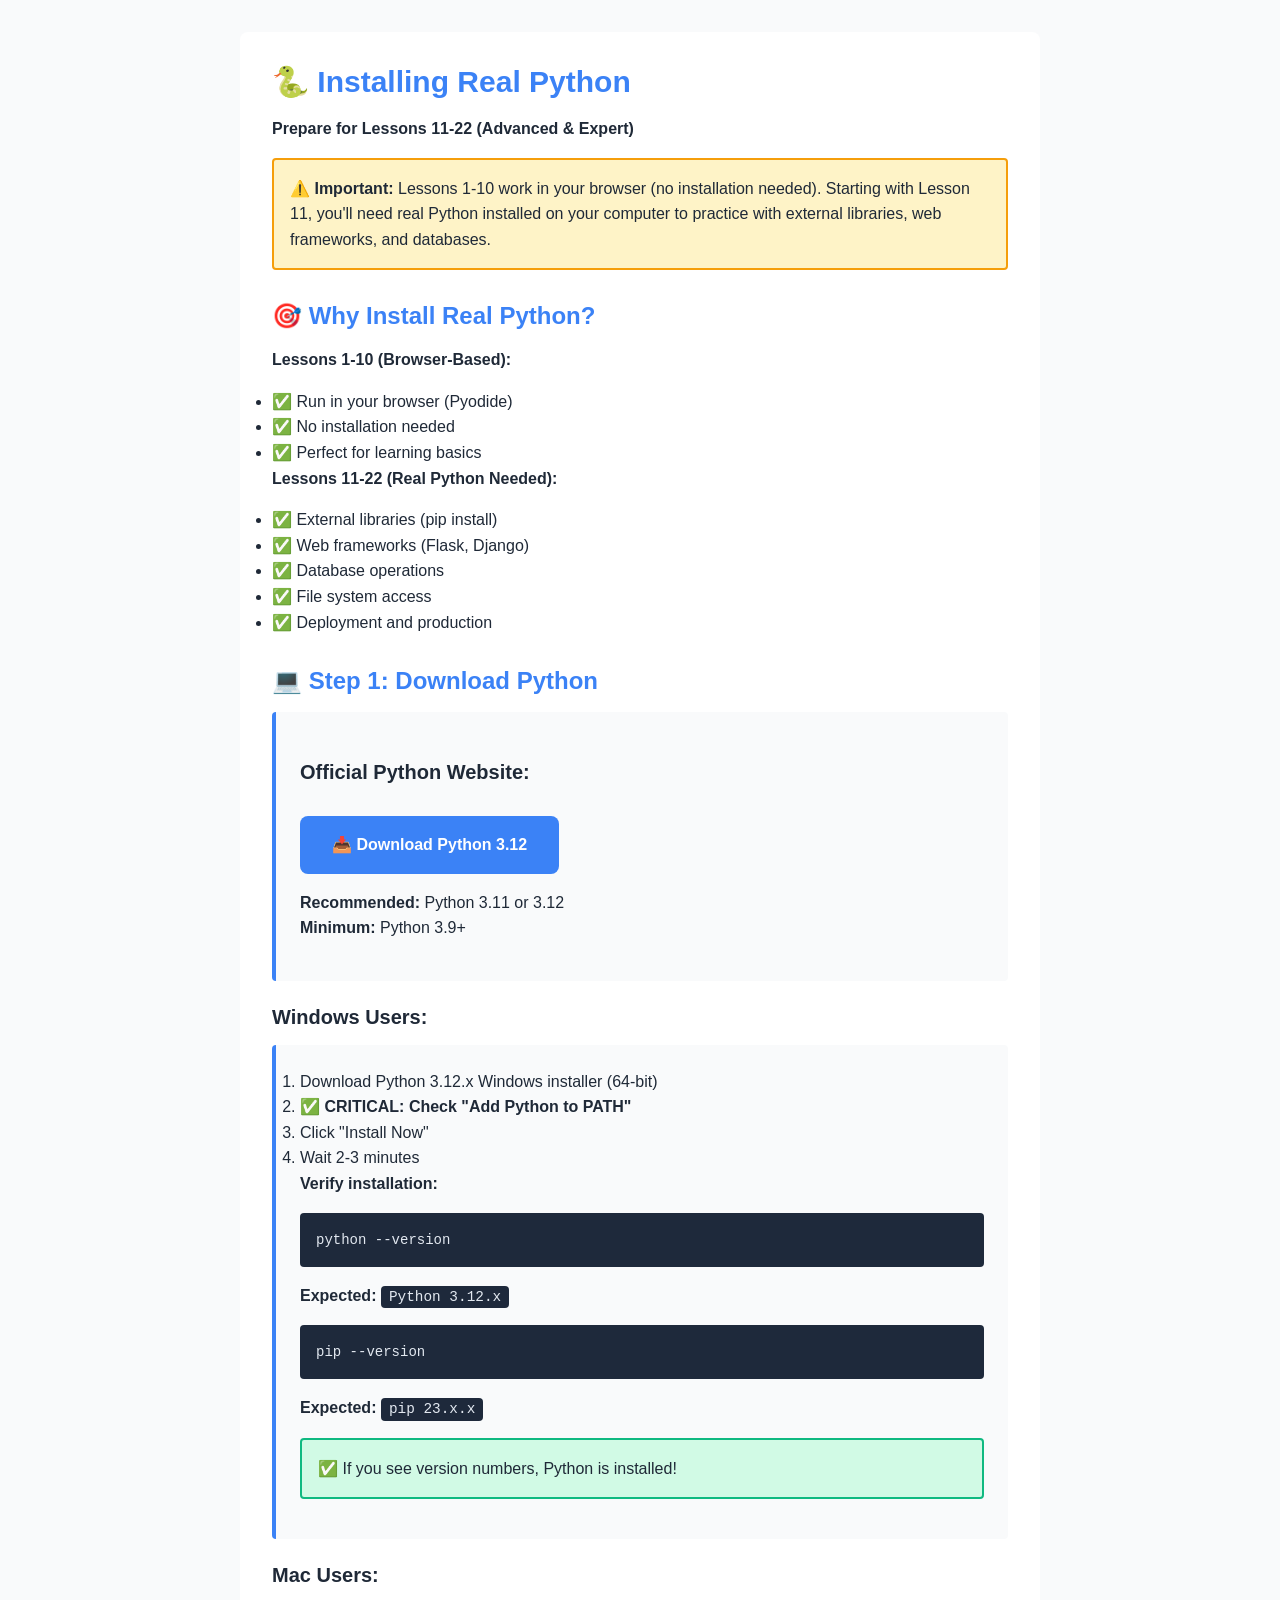
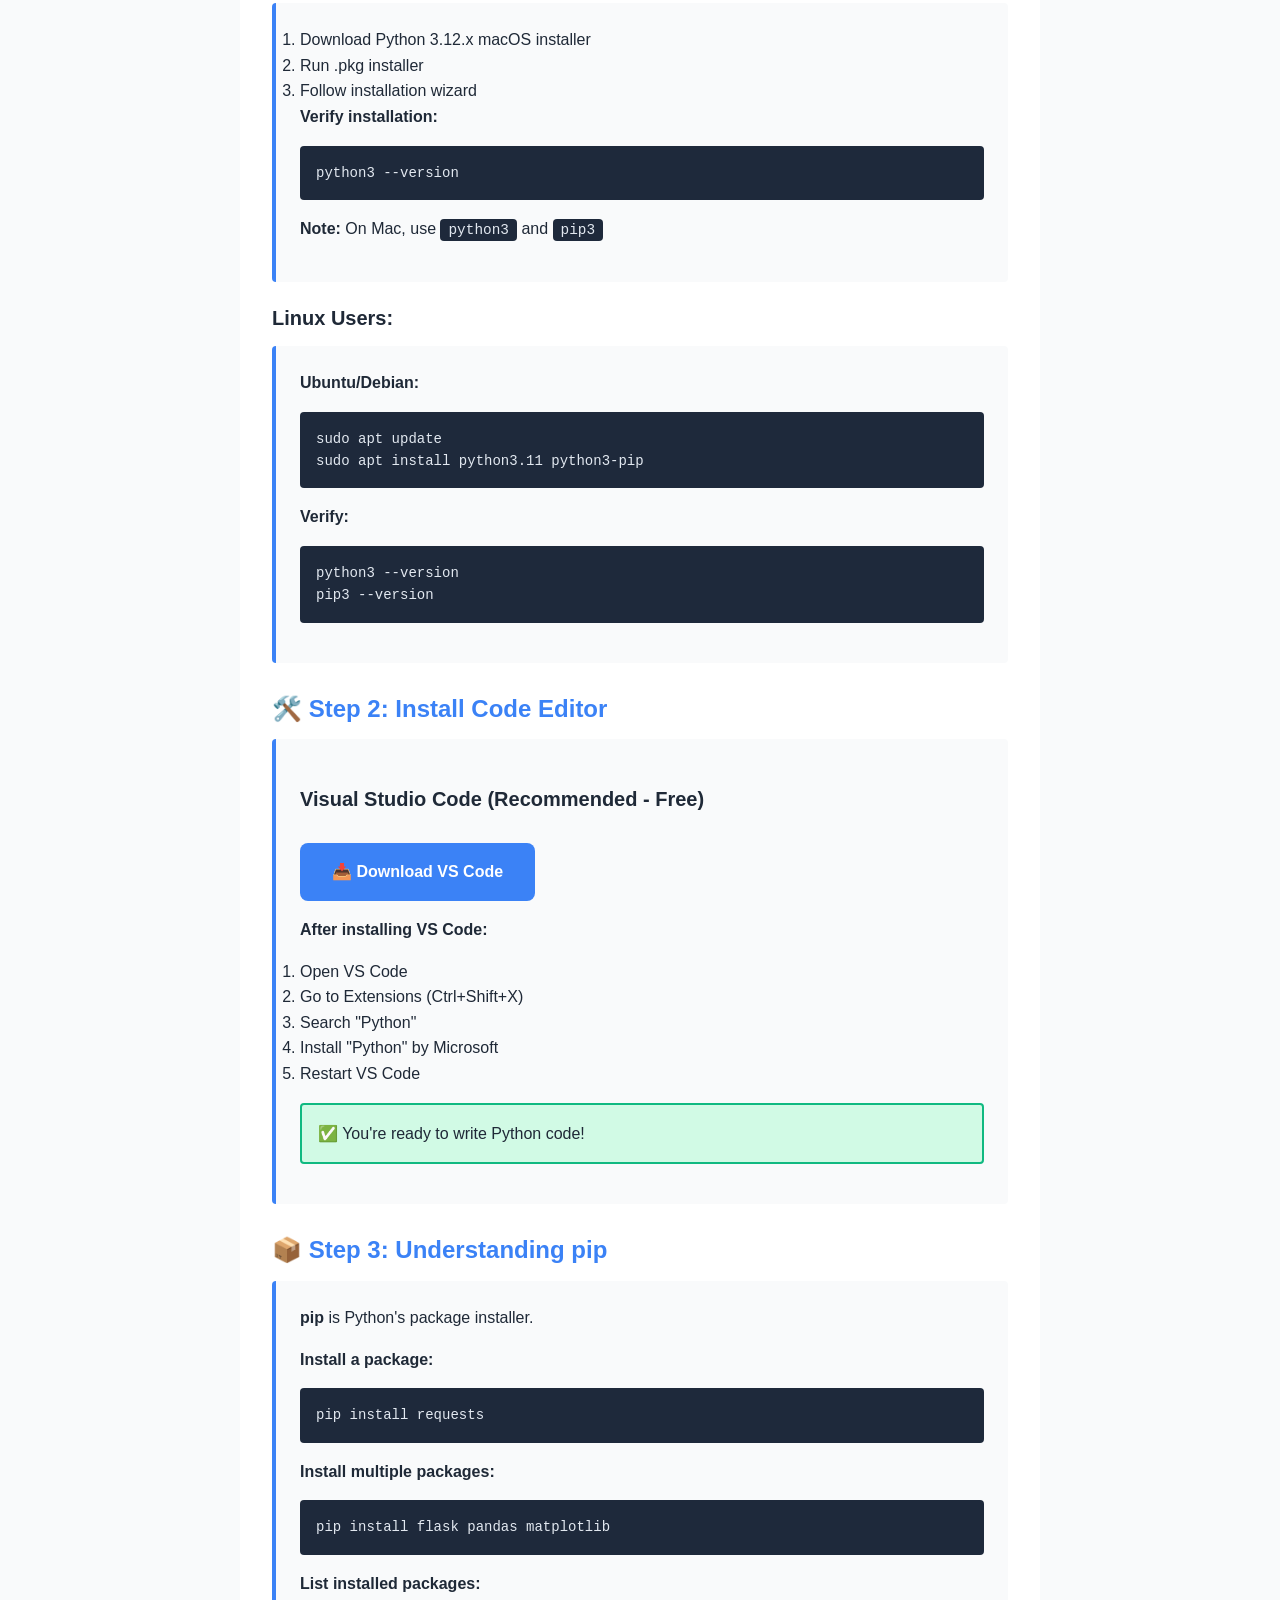
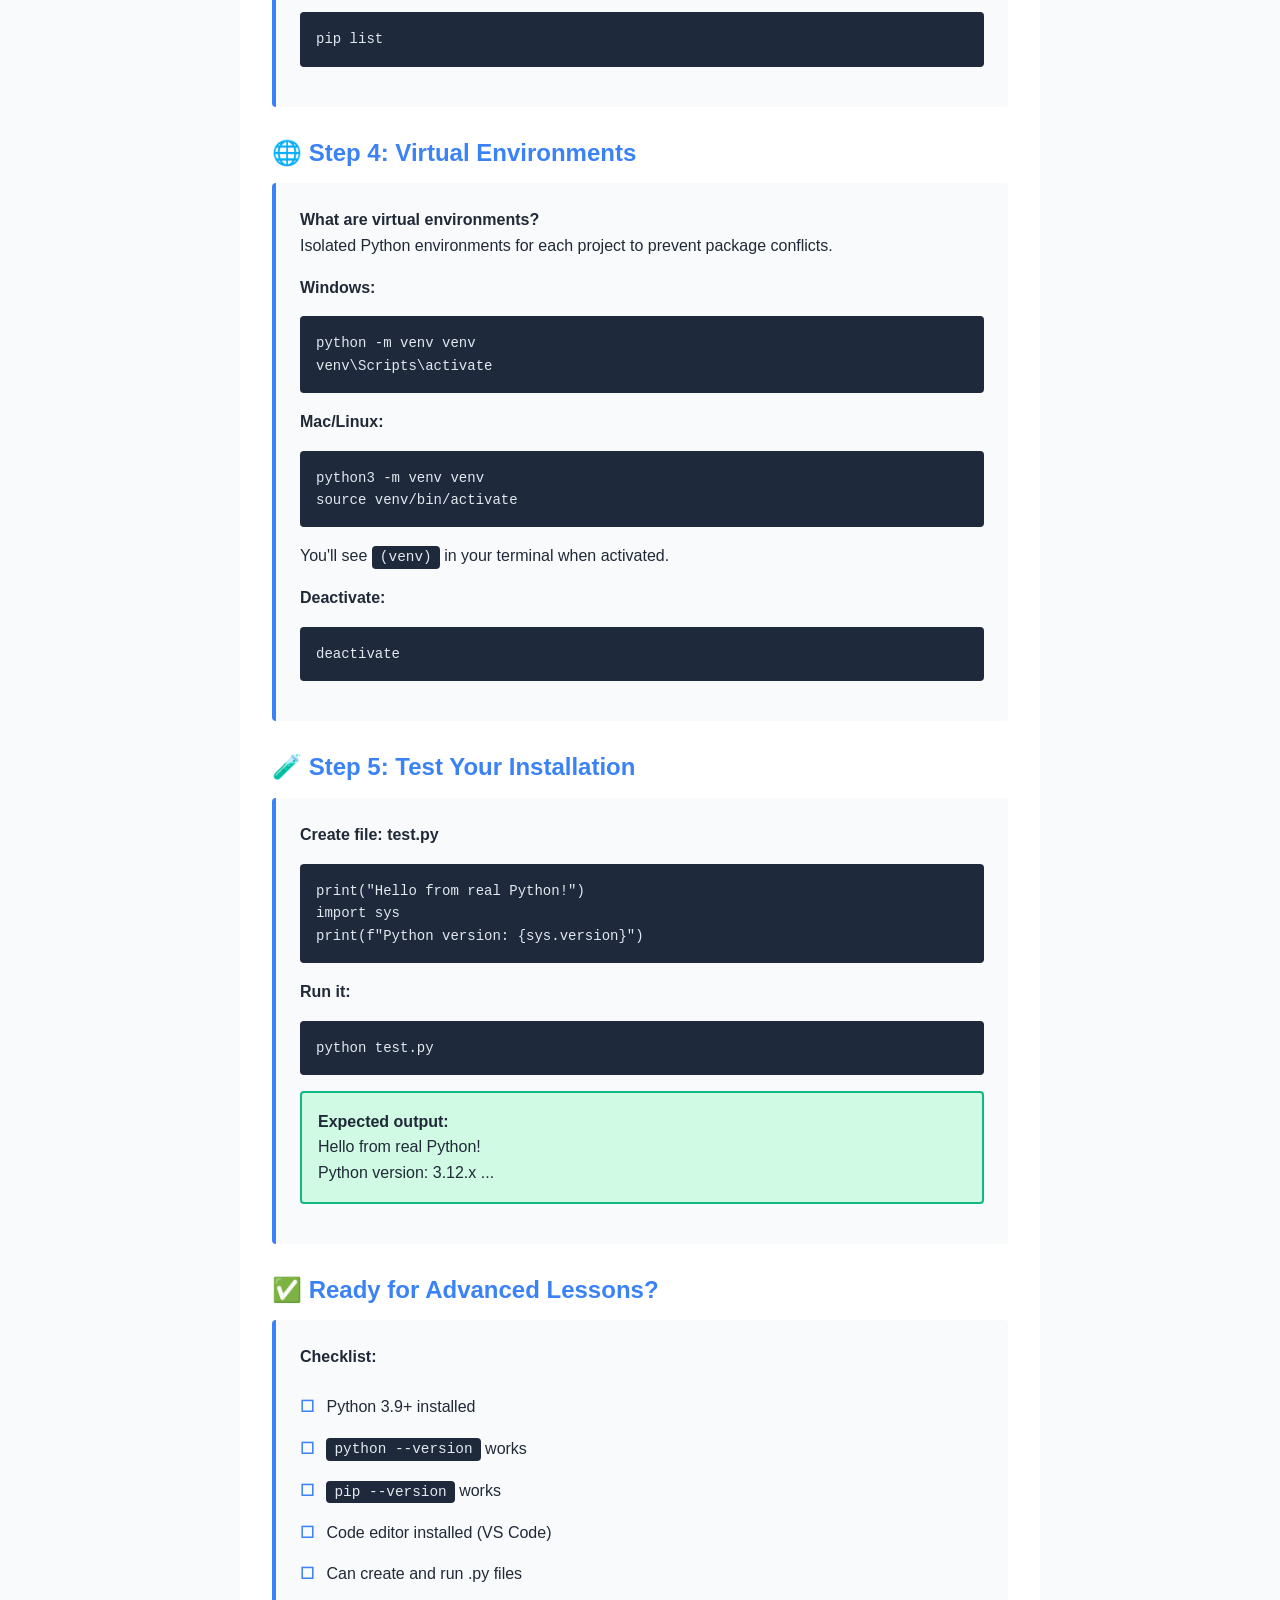
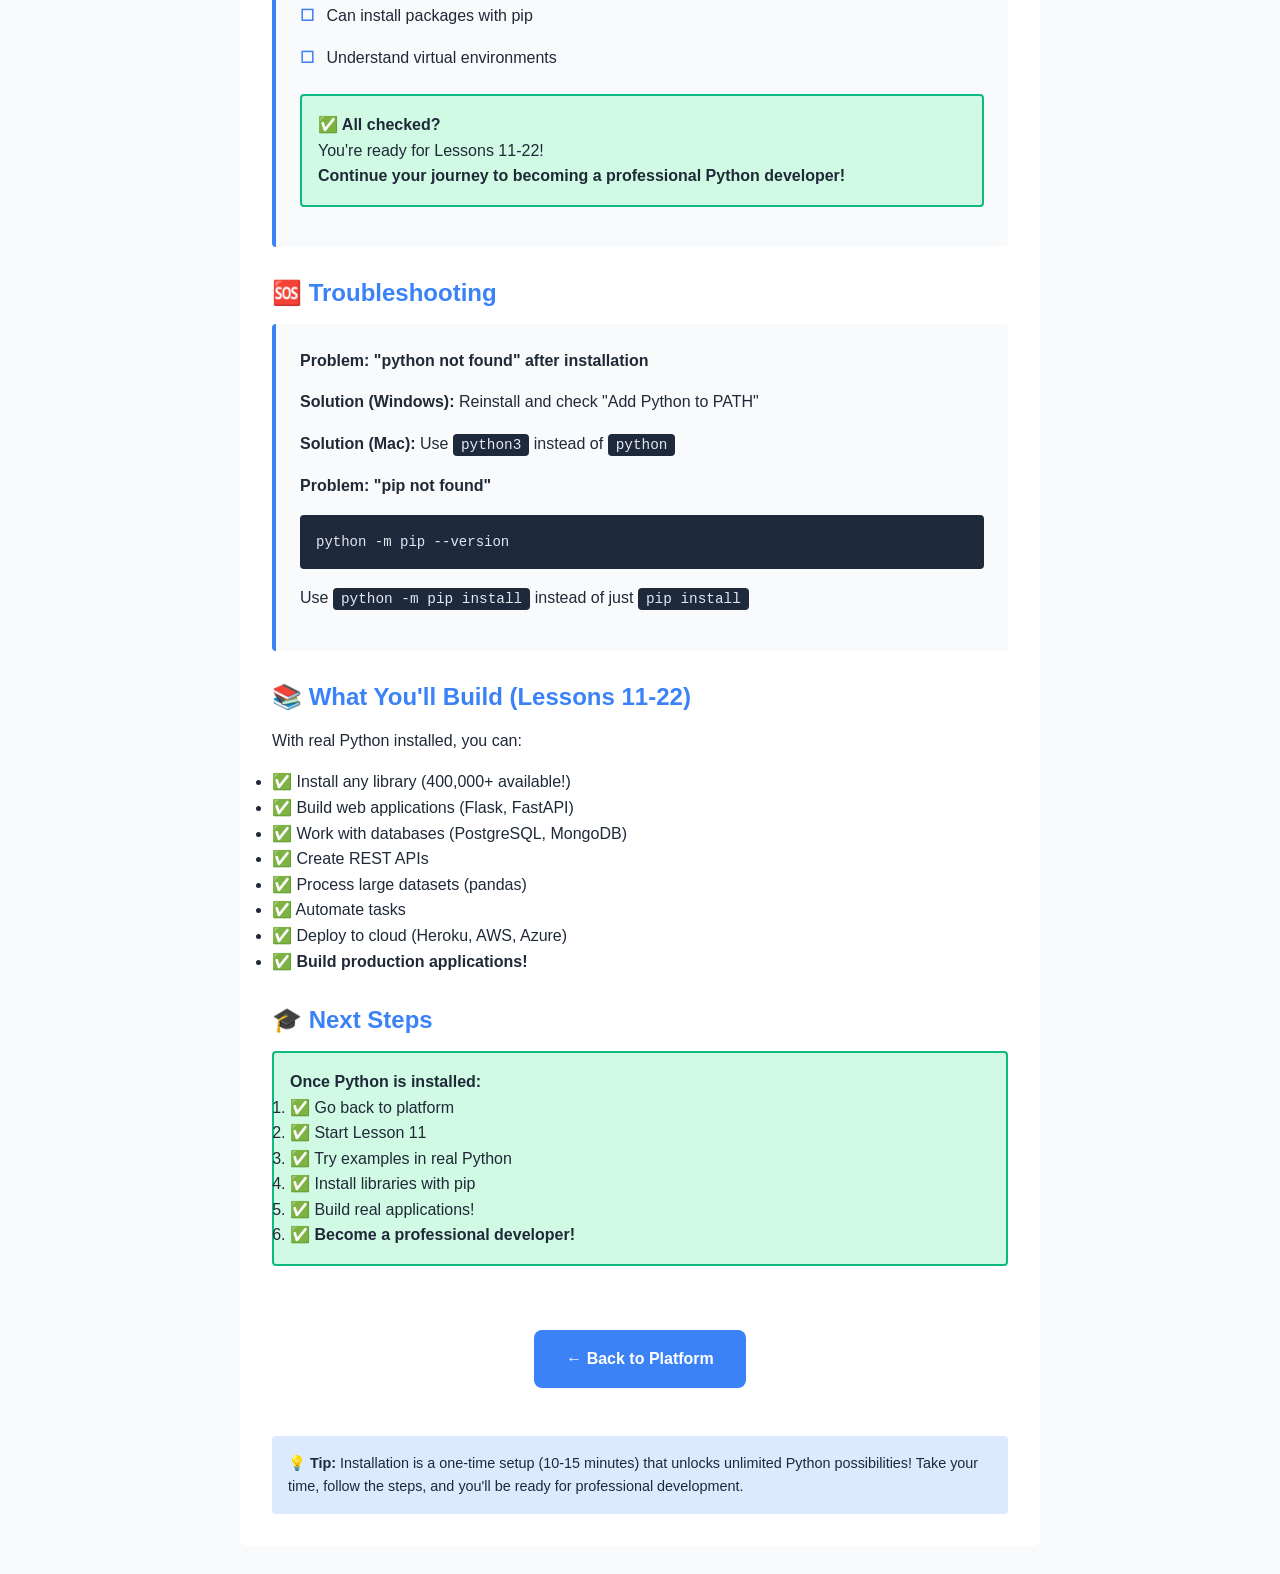
<file: install-python.html>
<!DOCTYPE html>
<html lang="en">
<head>
  <meta charset="UTF-8">
  <meta name="viewport" content="width=device-width, initial-scale=1.0">
  <title>Install Real Python - Python AI Tutor</title>
  <link rel="stylesheet" href="css/styles.css">
  <style>
    .install-guide {
      max-width: 800px;
      margin: 2rem auto;
      padding: 2rem;
      background: white;
      border-radius: 8px;
    }
    .install-guide h1 {
      color: #3b82f6;
      margin-bottom: 1rem;
    }
    .install-guide h2 {
      color: #3b82f6;
      margin-top: 2rem;
      margin-bottom: 1rem;
    }
    .install-guide h3 {
      color: #1f2937;
      margin-top: 1.5rem;
    }
    .install-step {
      background: #f9fafb;
      padding: 1.5rem;
      border-left: 4px solid #3b82f6;
      margin: 1rem 0;
      border-radius: 4px;
    }
    .important-box {
      background: #fef3c7;
      border: 2px solid #f59e0b;
      padding: 1rem;
      border-radius: 4px;
      margin: 1rem 0;
    }
    .success-box {
      background: #d1fae5;
      border: 2px solid #10b981;
      padding: 1rem;
      border-radius: 4px;
      margin: 1rem 0;
    }
    .download-button {
      display: inline-block;
      background: #3b82f6;
      color: white;
      padding: 1rem 2rem;
      border-radius: 8px;
      text-decoration: none;
      font-weight: bold;
      margin: 1rem 0;
    }
    .download-button:hover {
      background: #2563eb;
    }
    code {
      background: #1e293b;
      color: #e2e8f0;
      padding: 0.2rem 0.5rem;
      border-radius: 4px;
      font-family: 'Consolas', monospace;
    }
    pre {
      background: #1e293b;
      color: #e2e8f0;
      padding: 1rem;
      border-radius: 4px;
      overflow-x: auto;
      margin: 1rem 0;
    }
    .checklist {
      list-style: none;
      padding-left: 0;
    }
    .checklist li {
      padding: 0.5rem 0;
    }
    .checklist li:before {
      content: "☐ ";
      color: #3b82f6;
      font-weight: bold;
      margin-right: 0.5rem;
    }
  </style>
</head>
<body>
  <div class="install-guide">
    <h1>🐍 Installing Real Python</h1>
    <p><strong>Prepare for Lessons 11-22 (Advanced & Expert)</strong></p>
    
    <div class="important-box">
      <strong>⚠️ Important:</strong> Lessons 1-10 work in your browser (no installation needed). 
      Starting with Lesson 11, you'll need real Python installed on your computer to practice with external libraries, web frameworks, and databases.
    </div>

    <h2>🎯 Why Install Real Python?</h2>
    
    <p><strong>Lessons 1-10 (Browser-Based):</strong></p>
    <ul>
      <li>✅ Run in your browser (Pyodide)</li>
      <li>✅ No installation needed</li>
      <li>✅ Perfect for learning basics</li>
    </ul>

    <p><strong>Lessons 11-22 (Real Python Needed):</strong></p>
    <ul>
      <li>✅ External libraries (pip install)</li>
      <li>✅ Web frameworks (Flask, Django)</li>
      <li>✅ Database operations</li>
      <li>✅ File system access</li>
      <li>✅ Deployment and production</li>
    </ul>

    <h2>💻 Step 1: Download Python</h2>
    
    <div class="install-step">
      <h3>Official Python Website:</h3>
      <a href="https://www.python.org/downloads/" target="_blank" class="download-button">
        📥 Download Python 3.12
      </a>
      <p><strong>Recommended:</strong> Python 3.11 or 3.12<br>
      <strong>Minimum:</strong> Python 3.9+</p>
    </div>

    <h3>Windows Users:</h3>
    <div class="install-step">
      <ol>
        <li>Download Python 3.12.x Windows installer (64-bit)</li>
        <li><strong>✅ CRITICAL: Check "Add Python to PATH"</strong></li>
        <li>Click "Install Now"</li>
        <li>Wait 2-3 minutes</li>
      </ol>
      
      <p><strong>Verify installation:</strong></p>
      <pre>python --version</pre>
      <p><strong>Expected:</strong> <code>Python 3.12.x</code></p>
      
      <pre>pip --version</pre>
      <p><strong>Expected:</strong> <code>pip 23.x.x</code></p>
      
      <div class="success-box">
        ✅ If you see version numbers, Python is installed!
      </div>
    </div>

    <h3>Mac Users:</h3>
    <div class="install-step">
      <ol>
        <li>Download Python 3.12.x macOS installer</li>
        <li>Run .pkg installer</li>
        <li>Follow installation wizard</li>
      </ol>
      
      <p><strong>Verify installation:</strong></p>
      <pre>python3 --version</pre>
      <p><strong>Note:</strong> On Mac, use <code>python3</code> and <code>pip3</code></p>
    </div>

    <h3>Linux Users:</h3>
    <div class="install-step">
      <p><strong>Ubuntu/Debian:</strong></p>
      <pre>sudo apt update
sudo apt install python3.11 python3-pip</pre>
      
      <p><strong>Verify:</strong></p>
      <pre>python3 --version
pip3 --version</pre>
    </div>

    <h2>🛠️ Step 2: Install Code Editor</h2>
    
    <div class="install-step">
      <h3>Visual Studio Code (Recommended - Free)</h3>
      <a href="https://code.visualstudio.com/" target="_blank" class="download-button">
        📥 Download VS Code
      </a>
      
      <p><strong>After installing VS Code:</strong></p>
      <ol>
        <li>Open VS Code</li>
        <li>Go to Extensions (Ctrl+Shift+X)</li>
        <li>Search "Python"</li>
        <li>Install "Python" by Microsoft</li>
        <li>Restart VS Code</li>
      </ol>
      
      <div class="success-box">
        ✅ You're ready to write Python code!
      </div>
    </div>

    <h2>📦 Step 3: Understanding pip</h2>
    
    <div class="install-step">
      <p><strong>pip</strong> is Python's package installer.</p>
      
      <p><strong>Install a package:</strong></p>
      <pre>pip install requests</pre>
      
      <p><strong>Install multiple packages:</strong></p>
      <pre>pip install flask pandas matplotlib</pre>
      
      <p><strong>List installed packages:</strong></p>
      <pre>pip list</pre>
    </div>

    <h2>🌐 Step 4: Virtual Environments</h2>
    
    <div class="install-step">
      <p><strong>What are virtual environments?</strong><br>
      Isolated Python environments for each project to prevent package conflicts.</p>
      
      <p><strong>Windows:</strong></p>
      <pre>python -m venv venv
venv\Scripts\activate</pre>
      
      <p><strong>Mac/Linux:</strong></p>
      <pre>python3 -m venv venv
source venv/bin/activate</pre>
      
      <p>You'll see <code>(venv)</code> in your terminal when activated.</p>
      
      <p><strong>Deactivate:</strong></p>
      <pre>deactivate</pre>
    </div>

    <h2>🧪 Step 5: Test Your Installation</h2>
    
    <div class="install-step">
      <p><strong>Create file: test.py</strong></p>
      <pre>print("Hello from real Python!")
import sys
print(f"Python version: {sys.version}")</pre>
      
      <p><strong>Run it:</strong></p>
      <pre>python test.py</pre>
      
      <div class="success-box">
        <strong>Expected output:</strong><br>
        Hello from real Python!<br>
        Python version: 3.12.x ...
      </div>
    </div>

    <h2>✅ Ready for Advanced Lessons?</h2>
    
    <div class="install-step">
      <p><strong>Checklist:</strong></p>
      <ul class="checklist">
        <li>Python 3.9+ installed</li>
        <li><code>python --version</code> works</li>
        <li><code>pip --version</code> works</li>
        <li>Code editor installed (VS Code)</li>
        <li>Can create and run .py files</li>
        <li>Can install packages with pip</li>
        <li>Understand virtual environments</li>
      </ul>
      
      <div class="success-box">
        <strong>✅ All checked?</strong><br>
        You're ready for Lessons 11-22!<br>
        <strong>Continue your journey to becoming a professional Python developer!</strong>
      </div>
    </div>

    <h2>🆘 Troubleshooting</h2>
    
    <div class="install-step">
      <p><strong>Problem: "python not found" after installation</strong></p>
      <p><strong>Solution (Windows):</strong> Reinstall and check "Add Python to PATH"</p>
      <p><strong>Solution (Mac):</strong> Use <code>python3</code> instead of <code>python</code></p>
      
      <p><strong>Problem: "pip not found"</strong></p>
      <pre>python -m pip --version</pre>
      <p>Use <code>python -m pip install</code> instead of just <code>pip install</code></p>
    </div>

    <h2>📚 What You'll Build (Lessons 11-22)</h2>
    
    <p>With real Python installed, you can:</p>
    <ul>
      <li>✅ Install any library (400,000+ available!)</li>
      <li>✅ Build web applications (Flask, FastAPI)</li>
      <li>✅ Work with databases (PostgreSQL, MongoDB)</li>
      <li>✅ Create REST APIs</li>
      <li>✅ Process large datasets (pandas)</li>
      <li>✅ Automate tasks</li>
      <li>✅ Deploy to cloud (Heroku, AWS, Azure)</li>
      <li>✅ <strong>Build production applications!</strong></li>
    </ul>

    <h2>🎓 Next Steps</h2>
    
    <div class="success-box">
      <strong>Once Python is installed:</strong>
      <ol>
        <li>✅ Go back to platform</li>
        <li>✅ Start Lesson 11</li>
        <li>✅ Try examples in real Python</li>
        <li>✅ Install libraries with pip</li>
        <li>✅ Build real applications!</li>
        <li>✅ <strong>Become a professional developer!</strong></li>
      </ol>
    </div>

    <div style="text-align: center; margin-top: 3rem;">
      <a href="index.html" class="download-button">← Back to Platform</a>
    </div>

    <div style="margin-top: 2rem; padding: 1rem; background: #dbeafe; border-radius: 4px;">
      <p style="margin: 0; font-size: 0.9rem; color: #1f2937;">
        <strong>💡 Tip:</strong> Installation is a one-time setup (10-15 minutes) that unlocks unlimited Python possibilities!
        Take your time, follow the steps, and you'll be ready for professional development.
      </p>
    </div>
  </div>
</body>
</html>
</file>
<file: css/styles.css>
/* ===================================
   Python AI Tutor — Styles
   =================================== */

/* CSS Custom Properties (Design Tokens) */
:root {
  /* Colors */
  --color-primary: #3b82f6;
  --color-primary-dark: #2563eb;
  --color-primary-light: #60a5fa;
  --color-secondary: #8b5cf6;
  --color-success: #10b981;
  --color-warning: #f59e0b;
  --color-error: #ef4444;
  
  --color-text: #1f2937;
  --color-text-secondary: #6b7280;
  --color-text-light: #9ca3af;
  
  --color-bg: #ffffff;
  --color-bg-secondary: #f9fafb;
  --color-bg-tertiary: #f3f4f6;
  --color-border: #e5e7eb;
  --color-code-bg: #1e293b;
  --color-code-text: #e2e8f0;
  
  /* Typography */
  --font-sans: -apple-system, BlinkMacSystemFont, 'Segoe UI', Roboto, 'Helvetica Neue', Arial, sans-serif;
  --font-mono: 'Consolas', 'Monaco', 'Courier New', monospace;
  
  --font-size-xs: 0.75rem;
  --font-size-sm: 0.875rem;
  --font-size-base: 1rem;
  --font-size-lg: 1.125rem;
  --font-size-xl: 1.25rem;
  --font-size-2xl: 1.5rem;
  --font-size-3xl: 1.875rem;
  
  /* Spacing */
  --spacing-xs: 0.25rem;
  --spacing-sm: 0.5rem;
  --spacing-md: 1rem;
  --spacing-lg: 1.5rem;
  --spacing-xl: 2rem;
  --spacing-2xl: 3rem;
  
  /* Layout */
  --max-width-content: 800px;
  --max-width-wide: 1200px;
  --border-radius: 0.5rem;
  --border-radius-sm: 0.25rem;
  
  /* Transitions */
  --transition-fast: 150ms ease;
  --transition-base: 250ms ease;
}

/* ===================================
   Base Styles
   =================================== */

* {
  box-sizing: border-box;
  margin: 0;
  padding: 0;
}

html {
  font-size: 16px;
  -webkit-font-smoothing: antialiased;
  -moz-osx-font-smoothing: grayscale;
}

body {
  font-family: var(--font-sans);
  font-size: var(--font-size-base);
  line-height: 1.6;
  color: var(--color-text);
  background-color: var(--color-bg-secondary);
}

/* ===================================
   Typography
   =================================== */

h1, h2, h3, h4, h5, h6 {
  font-weight: 600;
  line-height: 1.2;
  margin-bottom: var(--spacing-md);
}

h1 { font-size: var(--font-size-3xl); }
h2 { font-size: var(--font-size-2xl); }
h3 { font-size: var(--font-size-xl); }
h4 { font-size: var(--font-size-lg); }

p {
  margin-bottom: var(--spacing-md);
}

a {
  color: var(--color-primary);
  text-decoration: none;
  transition: color var(--transition-fast);
}

a:hover {
  color: var(--color-primary-dark);
  text-decoration: underline;
}

code {
  font-family: var(--font-mono);
  font-size: 0.9em;
  padding: 0.125rem 0.25rem;
  background-color: var(--color-bg-tertiary);
  border-radius: var(--border-radius-sm);
}

pre {
  font-family: var(--font-mono);
  font-size: var(--font-size-sm);
  background-color: var(--color-code-bg);
  color: var(--color-code-text);
  padding: var(--spacing-md);
  border-radius: var(--border-radius);
  overflow-x: auto;
  margin-bottom: var(--spacing-md);
}

pre code {
  background: none;
  padding: 0;
  color: inherit;
}

/* ===================================
   Layout
   =================================== */

.app-container {
  min-height: 100vh;
  display: flex;
  flex-direction: column;
}

.app-main {
  flex: 1;
  width: 100%;
  max-width: var(--max-width-wide);
  margin: 0 auto;
  padding: var(--spacing-xl) var(--spacing-md);
  margin-top: 200px; /* Increased to accommodate taller fixed header */
}

/* ===================================
   Header
   =================================== */

.app-header {
  background-color: var(--color-bg);
  border-bottom: 1px solid var(--color-border);
  padding: var(--spacing-lg) var(--spacing-md);
  box-shadow: 0 1px 3px rgba(0, 0, 0, 0.05);
  position: fixed;
  top: 0;
  left: 0;
  width: 100%;
  z-index: 1000;
}

.header-content {
  max-width: var(--max-width-wide);
  margin: 0 auto var(--spacing-md);
}

.app-title {
  font-size: var(--font-size-2xl);
  margin-bottom: var(--spacing-xs);
  color: var(--color-primary);
}

.app-subtitle {
  font-size: var(--font-size-sm);
  color: var(--color-text-secondary);
  margin-bottom: 0;
}

.app-nav {
  display: flex;
  gap: var(--spacing-sm);
  max-width: var(--max-width-wide);
  margin: 0 auto;
}

/* ===================================
   Navigation Buttons
   =================================== */

.nav-button {
  font-family: var(--font-sans);
  font-size: var(--font-size-base);
  padding: var(--spacing-sm) var(--spacing-lg);
  background-color: transparent;
  color: var(--color-text-secondary);
  border: none;
  border-bottom: 2px solid transparent;
  cursor: pointer;
  transition: all var(--transition-fast);
}

.nav-button:hover {
  color: var(--color-text);
  background-color: var(--color-bg-tertiary);
}

.nav-button.active {
  color: var(--color-primary);
  border-bottom-color: var(--color-primary);
}

.nav-button:focus {
  outline: 2px solid var(--color-primary);
  outline-offset: 2px;
}

/* ===================================
   Buttons
   =================================== */

button {
  font-family: var(--font-sans);
  font-size: var(--font-size-base);
  cursor: pointer;
  border: none;
  border-radius: var(--border-radius);
  transition: all var(--transition-fast);
}

.btn-primary {
  padding: var(--spacing-sm) var(--spacing-lg);
  background-color: var(--color-primary);
  color: white;
  font-weight: 500;
}

.btn-primary:hover {
  background-color: var(--color-primary-dark);
}

.btn-primary:focus {
  outline: 2px solid var(--color-primary);
  outline-offset: 2px;
}

.btn-secondary {
  padding: var(--spacing-sm) var(--spacing-lg);
  background-color: var(--color-bg-tertiary);
  color: var(--color-text);
  font-weight: 500;
}

.btn-secondary:hover {
  background-color: var(--color-border);
}

.btn-text {
  padding: var(--spacing-sm);
  background: none;
  color: var(--color-primary);
  font-size: var(--font-size-sm);
}

.btn-text:hover {
  background-color: var(--color-bg-tertiary);
}

/* ===================================
   Views & Visibility
   =================================== */

.view {
  display: none;
}

.view.active {
  display: block;
}

/* ===================================
   Lesson List View
   =================================== */

.lesson-list-container h2 {
  margin-bottom: var(--spacing-lg);
}

.lesson-list {
  display: flex;
  flex-direction: column;
  gap: var(--spacing-md);
}

.lesson-card {
  background-color: var(--color-bg);
  border: 1px solid var(--color-border);
  border-radius: var(--border-radius);
  padding: var(--spacing-lg);
  cursor: pointer;
  transition: all var(--transition-fast);
}

.lesson-card:hover {
  border-color: var(--color-primary);
  box-shadow: 0 4px 12px rgba(59, 130, 246, 0.1);
  transform: translateY(-2px);
}

.lesson-card__header {
  display: flex;
  justify-content: space-between;
  align-items: center;
  margin-bottom: var(--spacing-sm);
}

.lesson-card__number {
  font-size: var(--font-size-sm);
  color: var(--color-text-secondary);
  font-weight: 500;
}

.lesson-card__status {
  font-size: var(--font-size-xs);
  padding: 0.25rem 0.5rem;
  border-radius: var(--border-radius-sm);
  font-weight: 600;
  text-transform: uppercase;
}

.lesson-card__status--completed {
  background-color: #d1fae5;
  color: var(--color-success);
}

.lesson-card__status--in-progress {
  background-color: #fef3c7;
  color: var(--color-warning);
}

.lesson-card__title {
  font-size: var(--font-size-xl);
  margin-bottom: var(--spacing-sm);
}

.lesson-card__description {
  font-size: var(--font-size-sm);
  color: var(--color-text-secondary);
  margin-bottom: 0;
}

/* ===================================
   Lesson Content View
   =================================== */

.lesson-container {
  background-color: var(--color-bg);
  border-radius: var(--border-radius);
  padding: var(--spacing-xl);
  max-width: var(--max-width-content);
  margin: 0 auto;
}

/* Lesson Content Styling */
.lesson-content {
  line-height: 1.8;
  margin-bottom: var(--spacing-xl);
}

.lesson-content p {
  margin-bottom: var(--spacing-lg);
  line-height: 1.8;
}

.lesson-content h1 {
  margin-top: var(--spacing-2xl);
  margin-bottom: var(--spacing-lg);
  padding-bottom: var(--spacing-sm);
  border-bottom: 2px solid var(--color-border);
}

.lesson-content h2 {
  margin-top: var(--spacing-xl);
  margin-bottom: var(--spacing-md);
  color: var(--color-primary);
}

.lesson-content h3 {
  margin-top: var(--spacing-lg);
  margin-bottom: var(--spacing-md);
}

.lesson-content hr {
  margin: var(--spacing-xl) 0;
  border: none;
  border-top: 1px solid var(--color-border);
}

.lesson-content ul {
  margin: var(--spacing-md) 0;
  padding-left: var(--spacing-xl);
}

.lesson-content li {
  margin-bottom: var(--spacing-sm);
  line-height: 1.6;
}

/* Code Blocks */
.lesson-content .code-block {
  margin: var(--spacing-lg) 0;
  background-color: var(--color-code-bg);
  border-radius: var(--border-radius);
  overflow: hidden;
  box-shadow: 0 2px 8px rgba(0, 0, 0, 0.1);
}

.lesson-content .code-block pre {
  margin: 0;
  padding: var(--spacing-lg);
  overflow-x: auto;
  background-color: var(--color-code-bg);
}

.lesson-content .code-block code {
  background: none;
  padding: 0;
  color: var(--color-code-text);
  font-size: var(--font-size-sm);
  line-height: 1.6;
}

/* Inline Code */
.lesson-content code {
  background-color: var(--color-bg-tertiary);
  color: #d63384;
  padding: 0.2em 0.4em;
  border-radius: var(--border-radius-sm);
  font-family: var(--font-mono);
  font-size: 0.9em;
  font-weight: 500;
}

.lesson-nav {
  display: flex;
  align-items: center;
  gap: var(--spacing-md);
  margin-bottom: var(--spacing-xl);
  padding-bottom: var(--spacing-md);
  border-bottom: 1px solid var(--color-border);
  flex-wrap: wrap;
}

/* Voice Controls */
.voice-controls {
  display: flex;
  align-items: center;
  gap: var(--spacing-sm);
  margin-left: auto;
}

.btn-voice {
  padding: var(--spacing-xs) var(--spacing-md);
  background-color: var(--color-bg-tertiary);
  color: var(--color-text);
  border: 1px solid var(--color-border);
  border-radius: var(--border-radius-sm);
  font-size: var(--font-size-sm);
  cursor: pointer;
  transition: all var(--transition-fast);
}

.btn-voice:hover {
  background-color: var(--color-border);
}

.voice-speed {
  padding: var(--spacing-xs) var(--spacing-sm);
  border: 1px solid var(--color-border);
  border-radius: var(--border-radius-sm);
  font-size: var(--font-size-sm);
  background-color: var(--color-bg);
  cursor: pointer;
}

.lesson-meta {
  display: flex;
  flex-direction: column;
  gap: var(--spacing-xs);
}

.lesson-number {
  font-size: var(--font-size-sm);
  color: var(--color-text-secondary);
  font-weight: 500;
}

.lesson-title {
  font-size: var(--font-size-lg);
  font-weight: 600;
}

.lesson-actions {
  display: flex;
  gap: var(--spacing-md);
  padding-top: var(--spacing-lg);
  border-top: 1px solid var(--color-border);
}

/* ===================================
   Library Manager
   =================================== */

.library-manager {
  background-color: var(--color-bg);
  border: 1px solid var(--color-border);
  border-radius: var(--border-radius);
  padding: var(--spacing-lg);
  margin-bottom: var(--spacing-lg);
}

.library-header {
  display: flex;
  justify-content: space-between;
  align-items: center;
  margin-bottom: var(--spacing-md);
}

.library-header h3 {
  margin: 0;
  color: var(--color-primary);
}

.library-panel {
  margin-top: var(--spacing-md);
  padding-top: var(--spacing-md);
  border-top: 1px solid var(--color-border);
}

.library-install-section {
  background-color: var(--color-bg-secondary);
  padding: var(--spacing-md);
  border-radius: var(--border-radius);
  margin-bottom: var(--spacing-lg);
}

.library-install-section h4 {
  margin-top: 0;
  color: var(--color-text);
}

.library-install-form {
  display: flex;
  gap: var(--spacing-sm);
  margin-bottom: var(--spacing-sm);
}

.library-input {
  flex: 1;
  padding: var(--spacing-sm) var(--spacing-md);
  border: 1px solid var(--color-border);
  border-radius: var(--border-radius);
  font-family: var(--font-mono);
  font-size: var(--font-size-base);
}

.library-input:focus {
  outline: 2px solid var(--color-primary);
  outline-offset: 2px;
}

.library-hint {
  font-size: var(--font-size-sm);
  color: var(--color-text-secondary);
  margin: var(--spacing-sm) 0 0 0;
}

.library-section {
  margin-bottom: var(--spacing-lg);
}

.library-section h4 {
  margin-bottom: var(--spacing-sm);
  color: var(--color-text);
}

.library-list {
  display: flex;
  flex-direction: column;
  gap: var(--spacing-sm);
}

.library-item {
  display: flex;
  justify-content: space-between;
  align-items: center;
  padding: var(--spacing-sm) var(--spacing-md);
  border-radius: var(--border-radius-sm);
  border: 1px solid var(--color-border);
  background-color: var(--color-bg);
}

.library-item.installed {
  border-left: 4px solid var(--color-success);
  background-color: #f0fdf4;
}

.library-name {
  font-family: var(--font-mono);
  font-weight: 600;
  color: var(--color-text);
}

.library-desc {
  color: var(--color-text-secondary);
  font-size: var(--font-size-sm);
}

.library-status {
  color: var(--color-success);
  font-size: var(--font-size-sm);
  font-weight: 600;
  flex: 1;
}

.btn-remove-pkg {
  padding: 0.25rem 0.5rem;
  background-color: #fee2e2;
  color: #dc2626;
  border: 1px solid #fca5a5;
  border-radius: var(--border-radius-sm);
  cursor: pointer;
  font-size: 0.875rem;
  transition: all var(--transition-fast);
}

.btn-remove-pkg:hover {
  background-color: #fecaca;
  border-color: #dc2626;
}

.library-empty {
  color: var(--color-text-secondary);
  font-style: italic;
  margin: var(--spacing-sm) 0;
}

/* ===================================
   Library Info Panel (Examples)
   =================================== */

.library-info {
  background-color: var(--color-bg);
  border: 1px solid var(--color-border);
  border-radius: var(--border-radius);
  padding: var(--spacing-md);
  margin-bottom: var(--spacing-lg);
}

.library-info summary {
  cursor: pointer;
  font-weight: 600;
  color: var(--color-primary);
  padding: var(--spacing-sm);
}

.library-info summary:hover {
  background-color: var(--color-bg-tertiary);
  border-radius: var(--border-radius-sm);
}

.library-list {
  padding: var(--spacing-md);
  margin-top: var(--spacing-sm);
}

.library-list ul {
  margin: var(--spacing-sm) 0;
  padding-left: var(--spacing-xl);
}

.library-list li {
  margin: var(--spacing-xs) 0;
}

.library-list code {
  background-color: var(--color-bg-tertiary);
  padding: 0.2rem 0.4rem;
  border-radius: var(--border-radius-sm);
  font-family: var(--font-mono);
}

.library-list pre {
  background-color: var(--color-code-bg);
  padding: var(--spacing-md);
  border-radius: var(--border-radius);
  overflow-x: auto;
}

.library-list pre code {
  background: none;
  padding: 0;
  color: var(--color-code-text);
}

/* ===================================
   Practice View
   =================================== */

.practice-container {
  max-width: var(--max-width-wide);
  margin: 0 auto;
}

.practice-header {
  margin-bottom: var(--spacing-xl);
}

.practice-header p {
  color: var(--color-text-secondary);
  margin-bottom: 0;
}

/* Independent resizable containers */
.editor-container,
.output-container {
  background-color: var(--color-bg);
  border-radius: var(--border-radius);
  padding: var(--spacing-lg);
  box-shadow: 0 2px 8px rgba(0, 0, 0, 0.05);
  border: 1px solid var(--color-border);
  overflow: hidden;
}

.editor-container {
  min-height: 200px;
  height: 400px;
  display: flex;
  flex-direction: column;
}

.output-container {
  min-height: 150px;
  height: 300px;
  display: flex;
  flex-direction: column;
}

.editor-body {
  flex: 1;
  min-height: 0;
  display: flex;
  flex-direction: column;
}

.editor-content {
  flex: 1;
  height: 100%;
  width: 100%;
}

.resize-handle {
  height: 10px;
  background-color: var(--color-border);
  cursor: ns-resize;
  display: flex;
  align-items: center;
  justify-content: center;
  user-select: none;
  transition: background-color var(--transition-fast);
  margin: var(--spacing-md) 0;
  border-radius: var(--border-radius);
}

.resize-handle:hover {
  background-color: var(--color-primary);
}

.resize-bar {
  color: var(--color-text-light);
  font-size: 0.7rem;
  pointer-events: none;
}

.resize-handle:hover .resize-bar {
  color: white;
}

/* Bottom resize handle (total height) */
.bottom-resize-handle {
  height: 12px;
  background-color: var(--color-border);
  cursor: ns-resize;
  display: flex;
  align-items: center;
  justify-content: center;
  user-select: none;
  transition: background-color var(--transition-fast);
  margin-bottom: var(--spacing-lg);
  border-radius: 0 0 var(--border-radius) var(--border-radius);
  z-index: 10;
  position: relative;
}

.bottom-resize-handle:hover {
  background-color: var(--color-primary);
}

.bottom-resize-handle:active {
  background-color: #2563eb;
}

.resize-handle-bar {
  color: var(--color-text-light);
  font-size: 0.75rem;
  line-height: 1;
  pointer-events: none;
}

.bottom-resize-handle:hover .resize-handle-bar {
  color: white;
}

.editor-section {
  flex: 1;
  display: flex;
  flex-direction: column;
  min-height: 200px;
  padding: var(--spacing-lg);
  overflow: hidden;
}

.output-section {
  flex: 1;
  display: flex;
  flex-direction: column;
  min-height: 150px;
  padding: var(--spacing-lg);
  overflow: hidden;
}

/* Horizontal divider between editor and output */
.horizontal-divider {
  height: 10px;
  background-color: var(--color-border);
  cursor: ns-resize;
  display: flex;
  align-items: center;
  justify-content: center;
  user-select: none;
  transition: background-color var(--transition-fast);
  z-index: 10;
  position: relative;
  flex-shrink: 0;
}

.horizontal-divider:hover {
  background-color: var(--color-primary);
}

.horizontal-divider:active {
  background-color: #2563eb;
}

.divider-bar {
  color: var(--color-text-light);
  font-size: 0.65rem;
  line-height: 1;
  pointer-events: none;
  letter-spacing: 1px;
}

.horizontal-divider:hover .divider-bar {
  color: white;
}

.editor-header,
.output-header {
  display: flex;
  justify-content: space-between;
  align-items: center;
  margin-bottom: var(--spacing-md);
  flex-shrink: 0;
}

.editor-label,
.output-label {
  font-weight: 600;
  font-size: var(--font-size-sm);
  text-transform: uppercase;
  letter-spacing: 0.05em;
  color: var(--color-text-secondary);
}

.editor-controls {
  display: flex;
  gap: var(--spacing-sm);
}

.code-editor {
  width: 100%;
  height: 100%;
  flex: 1;
  font-family: var(--font-mono);
  font-size: var(--font-size-sm);
  padding: var(--spacing-md);
  border: 1px solid var(--color-border);
  border-radius: var(--border-radius);
  background-color: var(--color-code-bg);
  color: var(--color-code-text);
  resize: none;
  overflow-y: auto;
}

#monaco-container {
  flex: 1 !important;
  height: 100% !important;
}

.code-editor:focus {
  outline: 2px solid var(--color-primary);
  outline-offset: 2px;
}

.code-output {
  flex: 1;
  height: 100%;
  overflow-y: auto;
  overflow-x: auto;
  white-space: pre-wrap;
  word-wrap: break-word;
  margin: 0;
  min-height: 0;
}

.code-output.error {
  color: #fca5a5;
  border-left: 4px solid var(--color-error);
  padding-left: 1rem;
}

.code-output.success {
  color: #86efac;
  border-left: 4px solid var(--color-success);
  padding-left: 1rem;
}

/* Visualization output */
.visualization-container {
  margin: var(--spacing-md) 0;
  padding: var(--spacing-md);
  background-color: var(--color-bg);
  border-radius: var(--border-radius);
  border: 2px solid var(--color-primary);
}

.visualization-container h4 {
  margin-top: 0;
  color: var(--color-primary);
}

.plot-image {
  max-width: 100%;
  height: auto;
  border-radius: var(--border-radius);
  margin: var(--spacing-sm) 0;
  box-shadow: 0 2px 8px rgba(0, 0, 0, 0.1);
}

/* ===================================
   Progress View
   =================================== */

.progress-container h2 {
  margin-bottom: var(--spacing-lg);
}

.progress-stats {
  display: grid;
  grid-template-columns: repeat(auto-fit, minmax(200px, 1fr));
  gap: var(--spacing-md);
  margin-bottom: var(--spacing-xl);
}

.stat-card {
  background-color: var(--color-bg);
  border: 1px solid var(--color-border);
  border-radius: var(--border-radius);
  padding: var(--spacing-lg);
  text-align: center;
}

.stat-card__value {
  font-size: var(--font-size-3xl);
  font-weight: 700;
  color: var(--color-primary);
  margin-bottom: var(--spacing-xs);
}

.stat-card__label {
  font-size: var(--font-size-sm);
  color: var(--color-text-secondary);
  margin-bottom: 0;
}

/* ===================================
   Homework Validation Section
   =================================== */

.homework-section {
  margin: var(--spacing-xl) 0;
  padding: var(--spacing-xl);
  background-color: var(--color-bg-secondary);
  border-radius: var(--border-radius);
  border: 2px solid var(--color-border);
}

.homework-section h3 {
  color: var(--color-primary);
  margin-bottom: var(--spacing-md);
}

.homework-input {
  width: 100%;
  min-height: 200px;
  font-family: var(--font-mono);
  font-size: var(--font-size-sm);
  padding: var(--spacing-md);
  border: 1px solid var(--color-border);
  border-radius: var(--border-radius);
  background-color: var(--color-code-bg);
  color: var(--color-code-text);
  resize: vertical;
  margin-bottom: var(--spacing-md);
}

.homework-input:focus {
  outline: 2px solid var(--color-primary);
  outline-offset: 2px;
}

.homework-actions {
  display: flex;
  gap: var(--spacing-sm);
  margin-bottom: var(--spacing-lg);
}

.homework-results-container {
  margin-top: var(--spacing-lg);
}

.homework-results {
  padding: var(--spacing-lg);
  background-color: var(--color-bg);
  border-radius: var(--border-radius);
  border: 1px solid var(--color-border);
}

.homework-results h3 {
  margin-top: 0;
  color: var(--color-text);
}

.results-summary {
  padding: var(--spacing-md);
  border-radius: var(--border-radius);
  margin: var(--spacing-md) 0;
}

.results-summary.success {
  background-color: #d1fae5;
  border: 2px solid var(--color-success);
  color: #065f46;
}

.results-summary.partial {
  background-color: #fef3c7;
  border: 2px solid var(--color-warning);
  color: #92400e;
}

.test-results {
  list-style: none;
  padding: 0;
  margin: var(--spacing-md) 0;
}

.test-results li {
  padding: var(--spacing-sm) var(--spacing-md);
  margin-bottom: var(--spacing-sm);
  border-radius: var(--border-radius-sm);
}

.test-results li.pass {
  background-color: #d1fae5;
  border-left: 4px solid var(--color-success);
}

.test-results li.hint {
  background-color: #fef3c7;
  border-left: 4px solid var(--color-warning);
}

.encouragement {
  font-style: italic;
  color: var(--color-text-secondary);
  margin-top: var(--spacing-md);
}

.success-message {
  font-weight: 600;
  color: var(--color-success);
  margin-top: var(--spacing-md);
}

.error-message {
  color: var(--color-error);
  padding: var(--spacing-md);
  background-color: #fee2e2;
  border-radius: var(--border-radius);
  border-left: 4px solid var(--color-error);
}

/* ===================================
   Resources View
   =================================== */

.resources-container {
  max-width: var(--max-width-wide);
  margin: 0 auto;
}

.resources-subtitle {
  color: var(--color-text-secondary);
  margin-bottom: var(--spacing-xl);
}

.resource-card {
  display: flex;
  gap: var(--spacing-lg);
  background-color: var(--color-bg);
  border-radius: var(--border-radius);
  padding: var(--spacing-xl);
  margin-bottom: var(--spacing-xl);
  border: 1px solid var(--color-border);
  box-shadow: 0 1px 3px rgba(0, 0, 0, 0.05);
}

.resource-icon {
  font-size: 3rem;
  line-height: 1;
  flex-shrink: 0;
}

.resource-content {
  flex: 1;
}

.resource-content h3 {
  margin-top: 0;
  margin-bottom: var(--spacing-sm);
  color: var(--color-primary);
}

.resource-content p {
  color: var(--color-text-secondary);
  margin-bottom: var(--spacing-md);
}

.resource-features {
  list-style: none;
  padding: 0;
  margin: var(--spacing-md) 0;
}

.resource-features li {
  padding: var(--spacing-xs) 0;
  color: var(--color-text-secondary);
  font-size: var(--font-size-sm);
}

.resource-features a {
  color: var(--color-primary);
  text-decoration: none;
}

.resource-features a:hover {
  text-decoration: underline;
}

.resource-actions {
  display: flex;
  gap: var(--spacing-sm);
  margin-top: var(--spacing-md);
}

/* ===================================
   Settings View
   =================================== */

.settings-container {
  max-width: var(--max-width-content);
  margin: 0 auto;
}

.settings-subtitle {
  color: var(--color-text-secondary);
  margin-bottom: var(--spacing-xl);
}

.settings-section {
  background-color: var(--color-bg);
  border-radius: var(--border-radius);
  padding: var(--spacing-xl);
  margin-bottom: var(--spacing-xl);
  border: 1px solid var(--color-border);
}

.settings-section h3 {
  margin-top: 0;
  margin-bottom: var(--spacing-md);
  color: var(--color-primary);
}

.settings-description {
  color: var(--color-text-secondary);
  margin-bottom: var(--spacing-lg);
  font-size: var(--font-size-sm);
}

.setting-item {
  margin-bottom: var(--spacing-lg);
}

.setting-label {
  display: block;
  font-weight: 600;
  margin-bottom: var(--spacing-sm);
  color: var(--color-text);
}

.setting-checkbox {
  margin-right: var(--spacing-sm);
}

.setting-input,
.setting-select {
  width: 100%;
  padding: var(--spacing-sm) var(--spacing-md);
  border: 1px solid var(--color-border);
  border-radius: var(--border-radius);
  font-family: var(--font-sans);
  font-size: var(--font-size-base);
}

.setting-input[type="password"] {
  font-family: var(--font-mono);
}

.setting-input:focus,
.setting-select:focus {
  outline: 2px solid var(--color-primary);
  outline-offset: 2px;
}

.setting-range {
  width: 80%;
  margin-right: var(--spacing-md);
}

.setting-hint {
  display: block;
  color: var(--color-text-secondary);
  font-size: var(--font-size-sm);
  margin-top: var(--spacing-xs);
}

.settings-actions {
  display: flex;
  gap: var(--spacing-md);
  margin-top: var(--spacing-xl);
}

.settings-status {
  margin-top: var(--spacing-lg);
  padding: var(--spacing-md);
  border-radius: var(--border-radius);
  display: none;
}

.settings-status.success {
  background-color: #d1fae5;
  color: var(--color-success);
  border: 1px solid var(--color-success);
}

.settings-status.error {
  background-color: #fee2e2;
  color: var(--color-error);
  border: 1px solid var(--color-error);
}

.settings-notice {
  margin-top: var(--spacing-xl);
  padding: var(--spacing-lg);
  background-color: #dbeafe;
  border-left: 4px solid var(--color-primary);
  border-radius: var(--border-radius);
}

.settings-notice h4 {
  margin-top: 0;
  color: var(--color-primary);
}

.settings-notice-small {
  font-size: var(--font-size-sm);
  color: var(--color-text-secondary);
  margin-top: var(--spacing-sm);
  margin-bottom: 0;
}

/* ===================================
   AI Chat Interface
   =================================== */

.ai-chat-section {
  margin: var(--spacing-xl) 0;
  padding: var(--spacing-lg);
  background-color: var(--color-bg-secondary);
  border-radius: var(--border-radius);
  border: 2px solid var(--color-primary);
}

.ai-chat-header {
  display: flex;
  justify-content: space-between;
  align-items: center;
  margin-bottom: var(--spacing-md);
}

.ai-chat-header h3 {
  margin: 0;
  color: var(--color-primary);
}

.ai-chat-messages {
  min-height: 200px;
  max-height: 400px;
  overflow-y: auto;
  padding: var(--spacing-md);
  background-color: var(--color-bg);
  border-radius: var(--border-radius);
  margin-bottom: var(--spacing-md);
}

.ai-message {
  padding: var(--spacing-sm) var(--spacing-md);
  margin-bottom: var(--spacing-sm);
  border-radius: var(--border-radius);
  max-width: 80%;
}

.ai-message-user {
  background-color: var(--color-primary);
  color: white;
  margin-left: auto;
  text-align: right;
}

.ai-message-ai {
  background-color: var(--color-bg-tertiary);
  color: var(--color-text);
  margin-right: auto;
}

.ai-message-system {
  background-color: #dbeafe;
  color: var(--color-primary);
  padding: var(--spacing-md);
  border-radius: var(--border-radius);
  margin-bottom: var(--spacing-md);
  font-size: var(--font-size-sm);
  text-align: center;
}

.ai-chat-input-container {
  display: flex;
  gap: var(--spacing-sm);
  align-items: flex-end;
}

.ai-chat-input {
  flex: 1;
  padding: var(--spacing-sm) var(--spacing-md);
  border: 1px solid var(--color-border);
  border-radius: var(--border-radius);
  font-family: var(--font-sans);
  font-size: var(--font-size-base);
  resize: vertical;
}

.ai-chat-input:focus {
  outline: 2px solid var(--color-primary);
  outline-offset: 2px;
}

/* ===================================
   Footer
   =================================== */

.app-footer {
  background-color: var(--color-bg);
  border-top: 1px solid var(--color-border);
  padding: var(--spacing-lg) var(--spacing-md);
  text-align: center;
  margin-top: var(--spacing-2xl);
}

.footer-text {
  font-size: var(--font-size-sm);
  color: var(--color-text-secondary);
  margin-bottom: 0;
}

/* ===================================
   Loading Indicator
   =================================== */

.loading-indicator {
  position: fixed;
  top: 50%;
  left: 50%;
  transform: translate(-50%, -50%);
  text-align: center;
  display: none;
}

.loading-indicator[aria-hidden="false"] {
  display: block;
}

.spinner {
  width: 48px;
  height: 48px;
  border: 4px solid var(--color-bg-tertiary);
  border-top-color: var(--color-primary);
  border-radius: 50%;
  animation: spin 1s linear infinite;
  margin: 0 auto var(--spacing-md);
}

@keyframes spin {
  to { transform: rotate(360deg); }
}

/* ===================================
   Responsive Design
   =================================== */

@media (max-width: 768px) {
  .app-header {
    padding: var(--spacing-sm);
  }
  
  .app-nav {
    overflow-x: auto;
    white-space: nowrap;
    -webkit-overflow-scrolling: touch;
    padding-bottom: var(--spacing-xs);
    scrollbar-width: none; /* Firefox */
  }
  
  .app-nav::-webkit-scrollbar {
    display: none; /* Chrome/Safari */
  }
  
  .nav-button {
    padding: var(--spacing-sm);
    font-size: var(--font-size-sm);
  }
  
  .app-main {
    padding: var(--spacing-md);
    margin-top: 140px; /* Adjusted for mobile header height */
  }
  
  .lesson-container {
    padding: var(--spacing-md);
  }
  
  .lesson-actions {
    flex-direction: column;
  }
  
  .editor-controls {
    flex-direction: column;
    width: 100%;
  }
  
  .editor-controls button {
    width: 100%;
  }
}

/* ===================================
   Accessibility
   =================================== */

.visually-hidden {
  position: absolute;
  width: 1px;
  height: 1px;
  padding: 0;
  margin: -1px;
  overflow: hidden;
  clip: rect(0, 0, 0, 0);
  white-space: nowrap;
  border-width: 0;
}

/* Focus visible for keyboard navigation */
*:focus-visible {
  outline: 2px solid var(--color-primary);
  outline-offset: 2px;
}

/* Button pulse animation for homework pass */
@keyframes pulse {
  0%, 100% { 
    transform: scale(1); 
    box-shadow: 0 0 0 0 rgba(59, 130, 246, 0.7);
  }
  50% { 
    transform: scale(1.05); 
    box-shadow: 0 0 0 10px rgba(59, 130, 246, 0);
  }
}

/* Reduced motion support */
@media (prefers-reduced-motion: reduce) {
  *,
  *::before,
  *::after {
    animation-duration: 0.01ms !important;
    animation-iteration-count: 1 !important;
    transition-duration: 0.01ms !important;
  }
}
</file>
